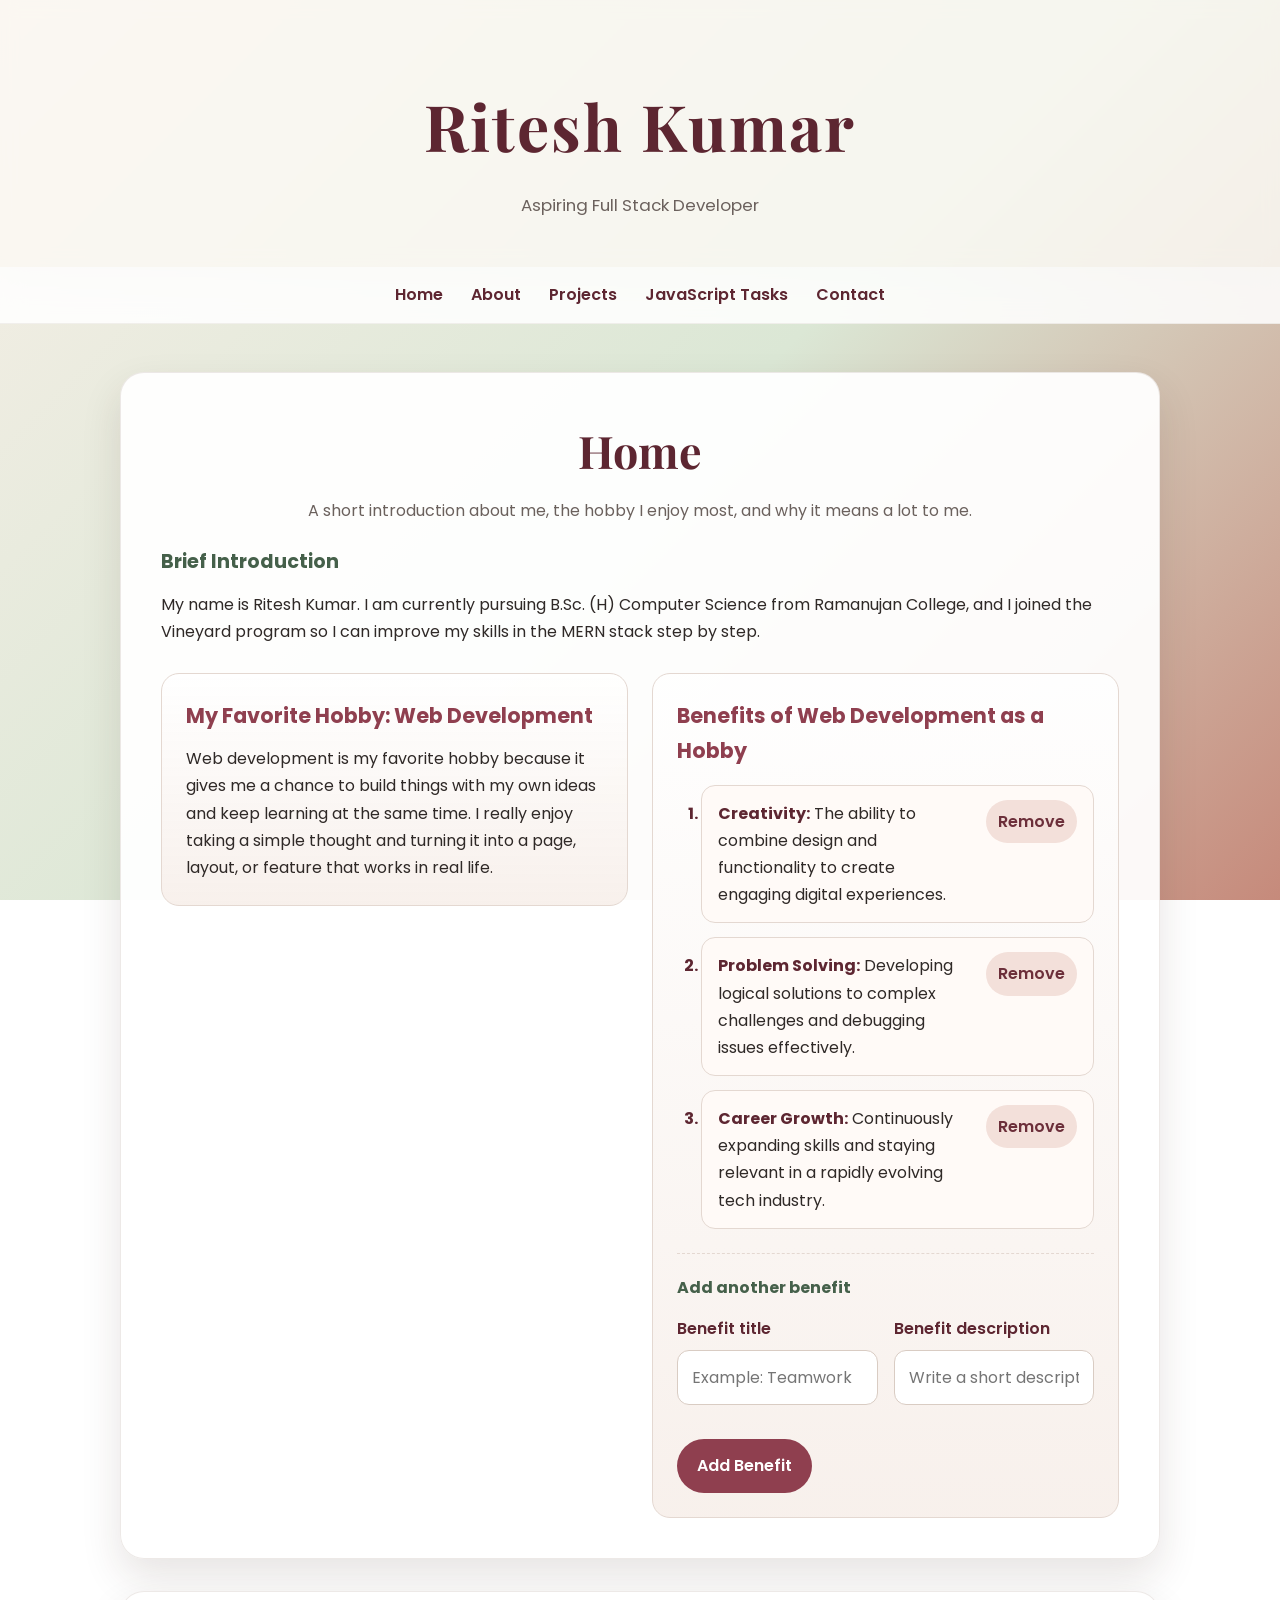
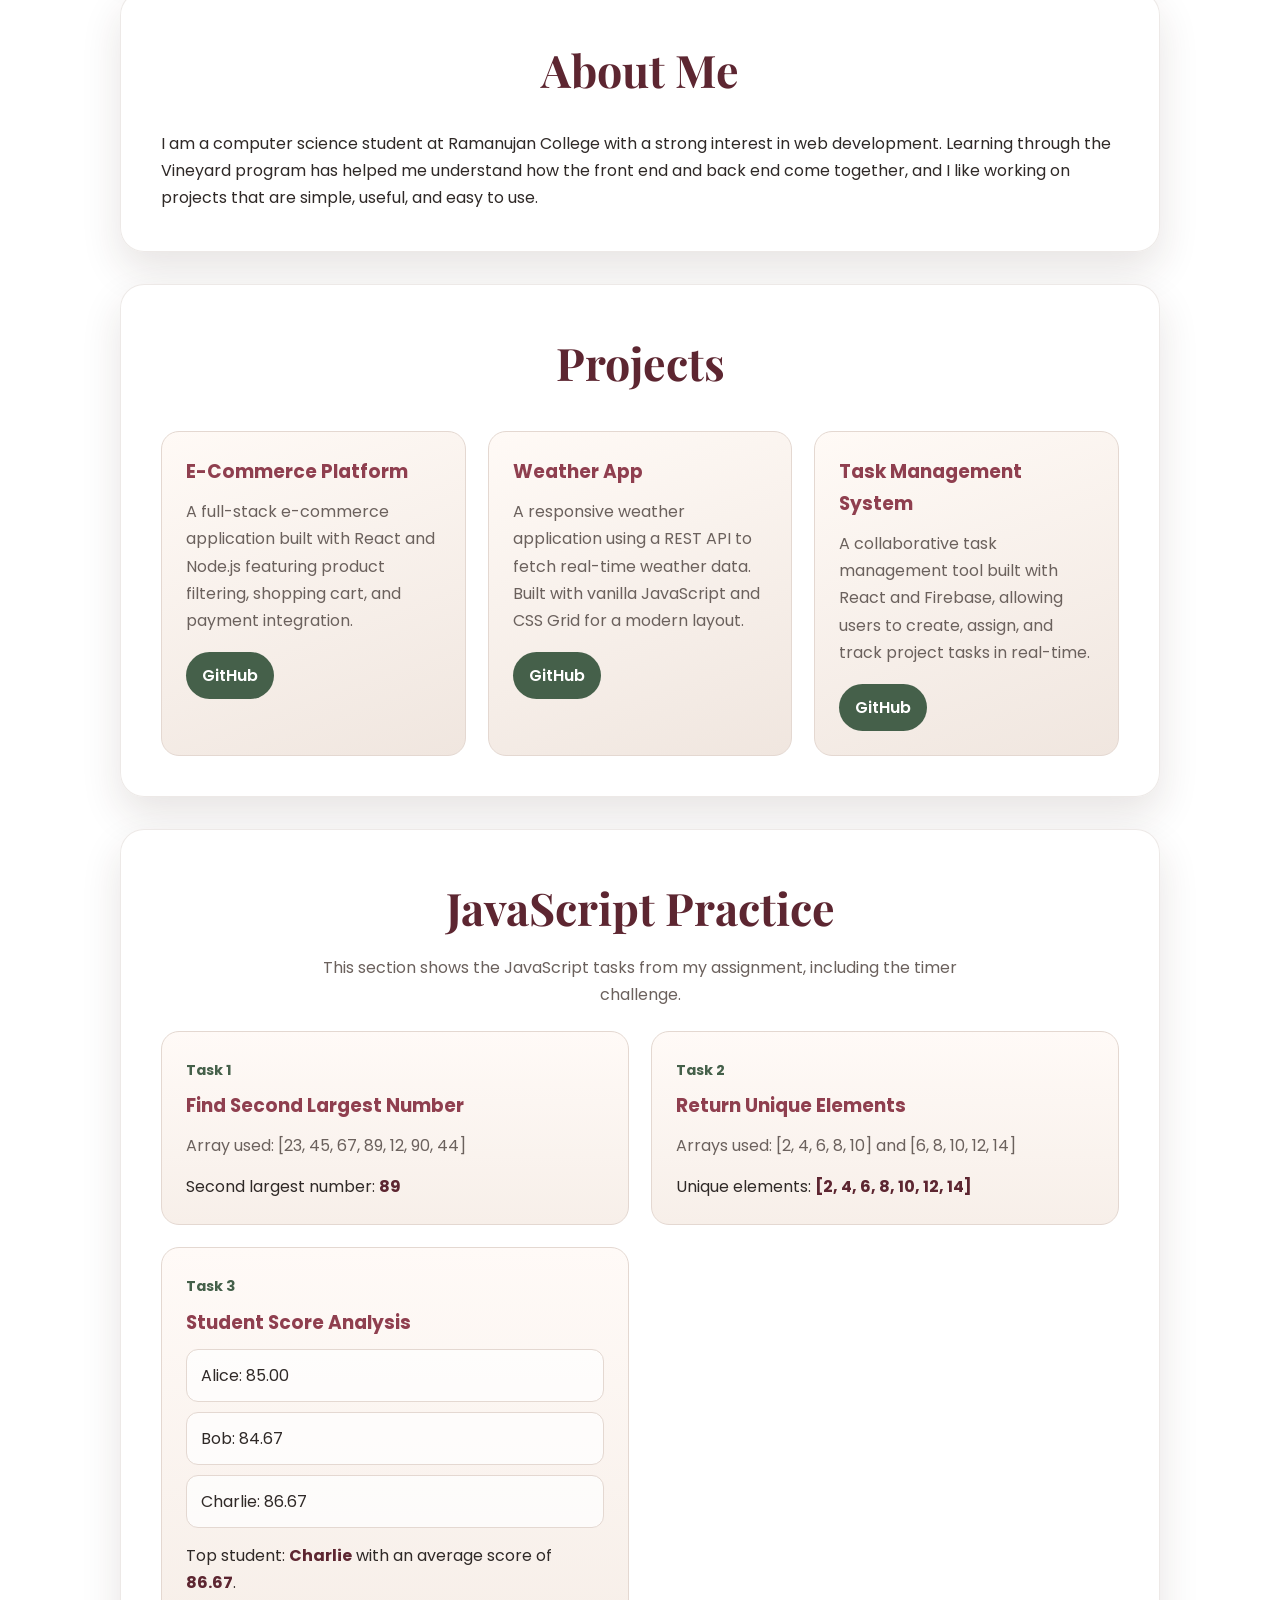
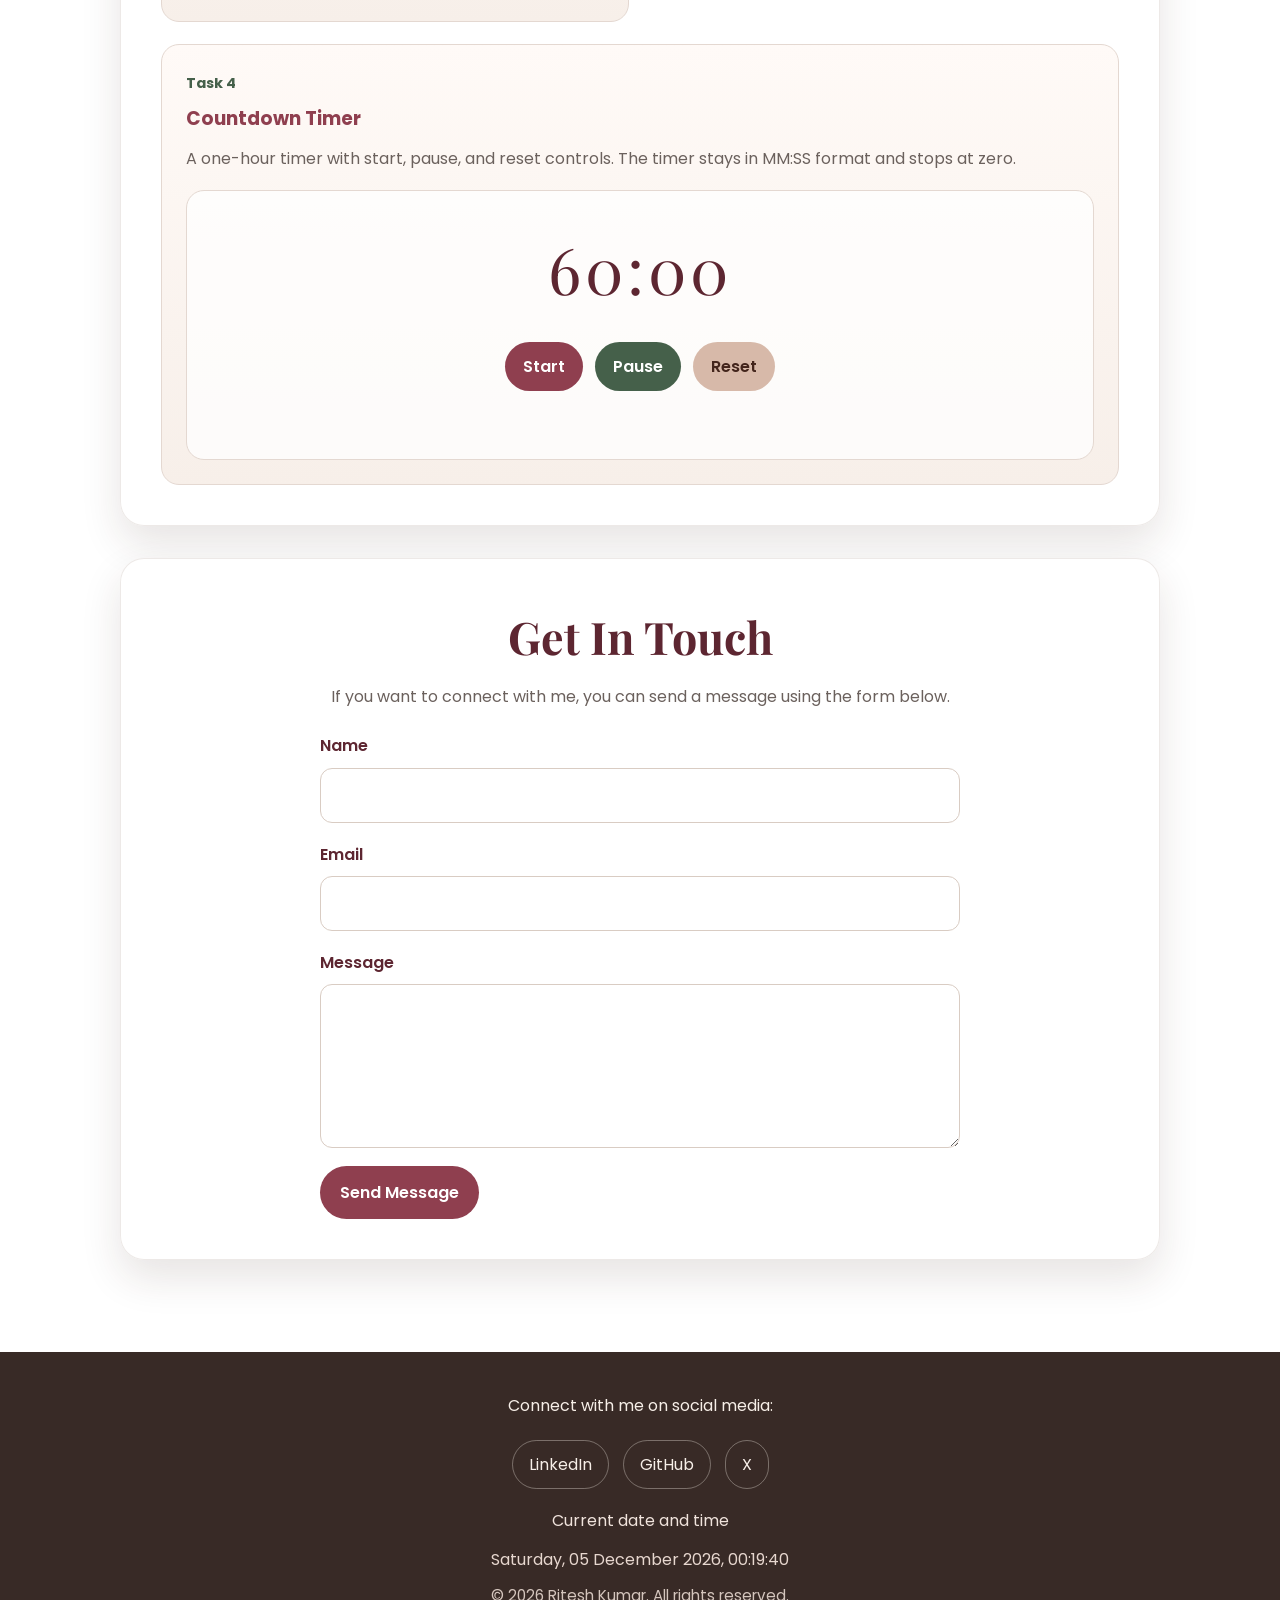
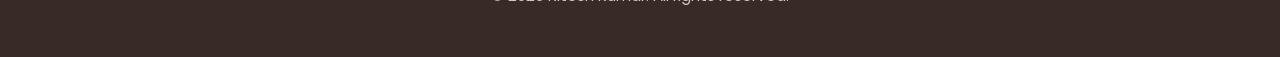
<file: vineyard-assignment-3-main/index.html>
<!DOCTYPE html>
<html lang="en">
<head>
    <meta charset="UTF-8">
    <meta name="viewport" content="width=device-width, initial-scale=1.0">
    <title>My Portfolio</title>
    <link rel="stylesheet" href="style.css">
    <link href="https://fonts.googleapis.com/css2?family=Poppins:wght@400;600;700&family=Playfair+Display:wght@700&display=swap" rel="stylesheet">
</head>
<body>
    <header class="header">
        <div class="container">
            <h1 class="header-title">Ritesh Kumar</h1>
            <p class="header-tagline">Aspiring Full Stack Developer</p>
        </div>
    </header>

    <nav class="navbar">
        <div class="container">
            <ul class="nav-links">
                <li><a href="#home">Home</a></li>
                <li><a href="#about">About</a></li>
                <li><a href="#projects">Projects</a></li>
                <li><a href="#javascript-tasks">JavaScript Tasks</a></li>
                <li><a href="#contact">Contact</a></li>
            </ul>
        </div>
    </nav>

    <main class="container page-main">
        <section id="home" class="panel home-section" aria-labelledby="home-title">
            <div class="section-heading">
                <h2 id="home-title">Home</h2>
                <p class="section-kicker">A short introduction about me, the hobby I enjoy most, and why it means a lot to me.</p>
            </div>

            <h3 class="section-subheading">Brief Introduction</h3>
            <p>My name is Ritesh Kumar. I am currently pursuing B.Sc. (H) Computer Science from Ramanujan College, and I joined the Vineyard program so I can improve my skills in the MERN stack step by step.</p>

            <div class="home-layout">
                <article class="info-card" aria-labelledby="hobby-title">
                    <h3 id="hobby-title">My Favorite Hobby: Web Development</h3>
                    <p>Web development is my favorite hobby because it gives me a chance to build things with my own ideas and keep learning at the same time. I really enjoy taking a simple thought and turning it into a page, layout, or feature that works in real life.</p>
                </article>

                <article class="info-card" aria-labelledby="benefits-title">
                    <h3 id="benefits-title">Benefits of Web Development as a Hobby</h3>
                    <ol id="benefits-list" class="benefits-list">
                        <li class="benefit-item">
                            <div class="benefit-shell">
                                <span class="benefit-copy"><strong>Creativity:</strong> The ability to combine design and functionality to create engaging digital experiences.</span>
                                <button type="button" class="delete-btn" aria-label="Remove Creativity benefit">Remove</button>
                            </div>
                        </li>
                        <li class="benefit-item">
                            <div class="benefit-shell">
                                <span class="benefit-copy"><strong>Problem Solving:</strong> Developing logical solutions to complex challenges and debugging issues effectively.</span>
                                <button type="button" class="delete-btn" aria-label="Remove Problem Solving benefit">Remove</button>
                            </div>
                        </li>
                        <li class="benefit-item">
                            <div class="benefit-shell">
                                <span class="benefit-copy"><strong>Career Growth:</strong> Continuously expanding skills and staying relevant in a rapidly evolving tech industry.</span>
                                <button type="button" class="delete-btn" aria-label="Remove Career Growth benefit">Remove</button>
                            </div>
                        </li>
                    </ol>

                    <form id="benefit-form" class="benefit-form" aria-labelledby="benefit-form-title">
                        <h4 id="benefit-form-title">Add another benefit</h4>
                        <div class="benefit-form-grid">
                            <div class="form-group">
                                <label for="benefit-title">Benefit title</label>
                                <input type="text" id="benefit-title" name="benefitTitle" placeholder="Example: Teamwork" required>
                            </div>
                            <div class="form-group">
                                <label for="benefit-description">Benefit description</label>
                                <input type="text" id="benefit-description" name="benefitDescription" placeholder="Write a short description" required>
                            </div>
                        </div>
                        <button type="submit" class="submit-btn benefit-btn">Add Benefit</button>
                    </form>
                </article>
            </div>
        </section>

        <section id="about" class="panel about-section" aria-labelledby="about-title">
            <div class="section-heading">
                <h2 id="about-title">About Me</h2>
            </div>
            <p>I am a computer science student at Ramanujan College with a strong interest in web development. Learning through the Vineyard program has helped me understand how the front end and back end come together, and I like working on projects that are simple, useful, and easy to use.</p>
        </section>

        <section id="projects" class="panel projects-section" aria-labelledby="projects-title">
            <div class="section-heading">
                <h2 id="projects-title">Projects</h2>
            </div>
            <div class="projects-grid">
                <article class="project-card">
                    <h3>E-Commerce Platform</h3>
                    <p>A full-stack e-commerce application built with React and Node.js featuring product filtering, shopping cart, and payment integration.</p>
                    <div class="project-links">
                        <a href="https://github.com/noob-warrior" target="_blank" rel="noopener noreferrer">GitHub</a>
                    </div>
                </article>

                <article class="project-card">
                    <h3>Weather App</h3>
                    <p>A responsive weather application using a REST API to fetch real-time weather data. Built with vanilla JavaScript and CSS Grid for a modern layout.</p>
                    <div class="project-links">
                        <a href="https://github.com/noob-warrior" target="_blank" rel="noopener noreferrer">GitHub</a>
                    </div>
                </article>

                <article class="project-card">
                    <h3>Task Management System</h3>
                    <p>A collaborative task management tool built with React and Firebase, allowing users to create, assign, and track project tasks in real-time.</p>
                    <div class="project-links">
                        <a href="https://github.com" target="_blank" rel="noopener noreferrer">GitHub</a>
                    </div>
                </article>
            </div>
        </section>

        <section id="javascript-tasks" class="panel js-section" aria-labelledby="js-title">
            <div class="section-heading">
                <h2 id="js-title">JavaScript Practice</h2>
                <p class="section-kicker">This section shows the JavaScript tasks from my assignment, including the timer challenge.</p>
            </div>

            <div class="task-grid">
                <article class="task-card" aria-labelledby="task-one-title">
                    <p class="task-label">Task 1</p>
                    <h3 id="task-one-title">Find Second Largest Number</h3>
                    <p class="task-note">Array used: [23, 45, 67, 89, 12, 90, 44]</p>
                    <p class="task-output">Second largest number: <strong id="second-largest-output"></strong></p>
                </article>

                <article class="task-card" aria-labelledby="task-two-title">
                    <p class="task-label">Task 2</p>
                    <h3 id="task-two-title">Return Unique Elements</h3>
                    <p class="task-note">Arrays used: [2, 4, 6, 8, 10] and [6, 8, 10, 12, 14]</p>
                    <p class="task-output">Unique elements: <strong id="unique-elements-output"></strong></p>
                </article>

                <article class="task-card" aria-labelledby="task-three-title">
                    <p class="task-label">Task 3</p>
                    <h3 id="task-three-title">Student Score Analysis</h3>
                    <ul id="student-average-list" class="result-list"></ul>
                    <p id="top-student-output" class="task-output"></p>
                </article>

                <article class="task-card timer-card" aria-labelledby="task-four-title">
                    <p class="task-label">Task 4</p>
                    <h3 id="task-four-title">Countdown Timer</h3>
                    <p class="task-note">A one-hour timer with start, pause, and reset controls. The timer stays in MM:SS format and stops at zero.</p>

                    <div class="timer-box">
                        <p id="timer-display" class="timer-display" aria-live="polite">60:00</p>
                        <div class="timer-controls">
                            <button type="button" class="timer-btn" id="start-timer-btn">Start</button>
                            <button type="button" class="timer-btn timer-btn-alt" id="pause-timer-btn">Pause</button>
                            <button type="button" class="timer-btn timer-btn-light" id="reset-timer-btn">Reset</button>
                        </div>
                        <p id="timer-message" class="timer-message" aria-live="polite"></p>
                    </div>
                </article>
            </div>
        </section>

        <section id="contact" class="panel contact-section" aria-labelledby="contact-title">
            <div class="section-heading">
                <h2 id="contact-title">Get In Touch</h2>
                <p class="contact-copy">If you want to connect with me, you can send a message using the form below.</p>
            </div>

            <form id="contact-form" class="contact-form">
                <div class="form-group">
                    <label for="name">Name</label>
                    <input type="text" id="name" name="name" required>
                </div>

                <div class="form-group">
                    <label for="email">Email</label>
                    <input type="email" id="email" name="email" required>
                </div>

                <div class="form-group">
                    <label for="message">Message</label>
                    <textarea id="message" name="message" rows="5" required></textarea>
                </div>

                <button type="submit" class="submit-btn">Send Message</button>
            </form>
        </section>
    </main>

    <footer class="footer">
        <div class="container footer-inner">
            <p>Connect with me on social media:</p>
            <div class="social-links">
                <a href="https://linkedin.com/in/ritesh-kumar-720854251" target="_blank" rel="noopener noreferrer" aria-label="LinkedIn">LinkedIn</a>
                <a href="https://github.com/noob-warrior" target="_blank" rel="noopener noreferrer" aria-label="GitHub">GitHub</a>
                <a href="https://x.com/RiteshKuma6112" target="_blank" rel="noopener noreferrer" aria-label="X">X</a>
            </div>
            <p class="footer-time-label">Current date and time</p>
            <p id="footer-time" class="footer-time" aria-live="polite"></p>
            <p class="copyright">&copy; 2026 Ritesh Kumar. All rights reserved.</p>
        </div>
    </footer>

    <script src="script.js"></script>
</body>
</html>
</file>
<file: vineyard-assignment-3-main/style.css>
:root {
    --page-bg: linear-gradient(135deg, #f7efe7 0%, #dbe7d5 52%, #c68a7b 100%);
    --panel-bg: rgba(255, 255, 255, 0.94);
    --panel-border: rgba(107, 76, 59, 0.12);
    --text: #2f2927;
    --muted: #6b615d;
    --accent: #8f3f4f;
    --accent-dark: #5d2631;
    --accent-soft: #f3e0da;
    --secondary: #45604a;
    --line: #e4d8d1;
    --shadow: 0 18px 40px rgba(61, 37, 28, 0.12);
}

* {
    margin: 0;
    padding: 0;
    box-sizing: border-box;
}

html {
    scroll-behavior: smooth;
}

body {
    font-family: "Poppins", sans-serif;
    background: var(--page-bg);
    background-attachment: fixed;
    color: var(--text);
    line-height: 1.7;
}

a {
    color: inherit;
}

.container {
    width: min(100%, 1040px);
    margin: 0 auto;
    padding: 0 20px;
}

.header {
    padding: 72px 0 48px;
    text-align: center;
    background: rgba(252, 249, 245, 0.82);
    backdrop-filter: blur(8px);
    box-shadow: 0 10px 30px rgba(61, 37, 28, 0.08);
}

.header-title {
    font-family: "Playfair Display", serif;
    font-size: clamp(2.4rem, 6vw, 4rem);
    color: var(--accent-dark);
    letter-spacing: 0.03em;
    margin-bottom: 10px;
}

.header-tagline {
    color: var(--muted);
    font-size: 1.05rem;
}

.navbar {
    position: sticky;
    top: 0;
    z-index: 10;
    background: rgba(255, 255, 255, 0.86);
    backdrop-filter: blur(12px);
    border-bottom: 1px solid rgba(107, 76, 59, 0.08);
}

.navbar .container {
    padding-top: 14px;
    padding-bottom: 14px;
}

.nav-links {
    list-style: none;
    display: flex;
    justify-content: center;
    gap: 28px;
    flex-wrap: wrap;
}

.nav-links a {
    text-decoration: none;
    font-weight: 600;
    color: var(--accent-dark);
    padding-bottom: 4px;
    border-bottom: 2px solid transparent;
    transition: color 0.2s ease, border-color 0.2s ease;
}

.nav-links a:hover,
.nav-links a:focus-visible {
    color: var(--secondary);
    border-color: var(--secondary);
    outline: none;
}

.page-main {
    padding: 48px 0 60px;
}

.panel {
    background: var(--panel-bg);
    border: 1px solid var(--panel-border);
    border-radius: 24px;
    padding: 40px;
    margin-bottom: 32px;
    box-shadow: var(--shadow);
}

.section-heading {
    margin-bottom: 22px;
}

.section-heading h2 {
    font-family: "Playfair Display", serif;
    font-size: clamp(2rem, 4vw, 2.8rem);
    color: var(--accent-dark);
    text-align: center;
    margin-bottom: 8px;
}

.section-kicker,
.contact-copy {
    max-width: 680px;
    margin: 0 auto;
    text-align: center;
    color: var(--muted);
}

.section-subheading {
    font-size: 1.2rem;
    color: var(--secondary);
    margin-bottom: 12px;
}

.home-layout {
    display: grid;
    grid-template-columns: repeat(2, minmax(0, 1fr));
    gap: 24px;
    margin-top: 28px;
    align-items: start;
}

.info-card {
    background: linear-gradient(180deg, rgba(255, 255, 255, 0.82), rgba(247, 239, 234, 0.92));
    border: 1px solid var(--line);
    border-radius: 18px;
    padding: 24px;
}

.info-card h3 {
    font-size: 1.3rem;
    color: var(--accent);
    margin-bottom: 12px;
}

.benefits-list {
    margin: 16px 0 0 24px;
}

.benefit-item {
    margin-bottom: 14px;
}

.benefit-item::marker {
    font-weight: 700;
    color: var(--accent-dark);
}

.benefit-shell {
    display: flex;
    justify-content: space-between;
    align-items: flex-start;
    gap: 16px;
    padding: 14px 16px;
    border: 1px solid var(--line);
    border-radius: 14px;
    background: #fffaf7;
}

.benefit-copy {
    color: var(--text);
}

.benefit-copy strong {
    color: var(--accent-dark);
}

.delete-btn {
    border: none;
    background: var(--accent-soft);
    color: #6c2f3a;
    padding: 8px 12px;
    border-radius: 999px;
    font: inherit;
    font-weight: 600;
    cursor: pointer;
    white-space: nowrap;
    transition: background 0.2s ease, transform 0.2s ease;
}

.delete-btn:hover,
.delete-btn:focus-visible {
    background: #eac7c0;
    transform: translateY(-1px);
    outline: none;
}

.benefit-form {
    margin-top: 24px;
    padding-top: 20px;
    border-top: 1px dashed var(--line);
}

.benefit-form h4 {
    font-size: 1rem;
    color: var(--secondary);
    margin-bottom: 14px;
}

.benefit-form-grid {
    display: grid;
    grid-template-columns: repeat(2, minmax(0, 1fr));
    gap: 16px;
}

.projects-grid {
    display: grid;
    grid-template-columns: repeat(auto-fit, minmax(240px, 1fr));
    gap: 22px;
    margin-top: 30px;
}

.project-card {
    background: linear-gradient(160deg, #fffaf6 0%, #f0e6df 100%);
    border: 1px solid var(--line);
    border-radius: 18px;
    padding: 24px;
}

.project-card h3 {
    color: var(--accent);
    margin-bottom: 10px;
}

.project-card p {
    color: var(--muted);
    margin-bottom: 18px;
}

.project-links a {
    display: inline-block;
    text-decoration: none;
    background: var(--secondary);
    color: #fff;
    padding: 10px 16px;
    border-radius: 999px;
    font-weight: 600;
    transition: background 0.2s ease;
}

.project-links a:hover,
.project-links a:focus-visible {
    background: #2f4736;
    outline: none;
}

.task-grid {
    display: grid;
    grid-template-columns: repeat(2, minmax(0, 1fr));
    gap: 22px;
}

.task-card {
    background: linear-gradient(180deg, #fffaf7 0%, #f7efe9 100%);
    border: 1px solid var(--line);
    border-radius: 18px;
    padding: 24px;
}

.task-label {
    display: inline-block;
    color: var(--secondary);
    font-weight: 700;
    font-size: 0.9rem;
    margin-bottom: 8px;
}

.task-card h3 {
    color: var(--accent);
    margin-bottom: 10px;
}

.task-note {
    color: var(--muted);
    margin-bottom: 14px;
}

.task-output {
    color: var(--text);
}

.task-output strong {
    color: var(--accent-dark);
}

.result-list {
    list-style: none;
    margin-bottom: 14px;
}

.result-list li {
    background: rgba(255, 255, 255, 0.74);
    border: 1px solid var(--line);
    border-radius: 12px;
    padding: 12px 14px;
    margin-bottom: 10px;
}

.timer-card {
    grid-column: 1 / -1;
}

.timer-box {
    background: rgba(255, 255, 255, 0.75);
    border: 1px solid var(--line);
    border-radius: 18px;
    padding: 24px;
    margin-top: 18px;
    text-align: center;
}

.timer-display {
    font-family: "Playfair Display", serif;
    font-size: clamp(2.4rem, 7vw, 4rem);
    color: var(--accent-dark);
    letter-spacing: 0.06em;
    margin-bottom: 18px;
}

.timer-controls {
    display: flex;
    justify-content: center;
    gap: 12px;
    flex-wrap: wrap;
}

.timer-btn {
    border: none;
    background: var(--accent);
    color: #fff;
    padding: 11px 18px;
    border-radius: 999px;
    font: inherit;
    font-weight: 600;
    cursor: pointer;
    transition: background 0.2s ease, transform 0.2s ease;
}

.timer-btn:hover,
.timer-btn:focus-visible {
    background: var(--accent-dark);
    transform: translateY(-1px);
    outline: none;
}

.timer-btn-alt {
    background: var(--secondary);
}

.timer-btn-alt:hover,
.timer-btn-alt:focus-visible {
    background: #2f4736;
}

.timer-btn-light {
    background: #d7b9a9;
    color: #43251c;
}

.timer-btn-light:hover,
.timer-btn-light:focus-visible {
    background: #c89f8b;
}

.timer-message {
    min-height: 28px;
    margin-top: 16px;
    color: var(--accent-dark);
    font-weight: 600;
}

.contact-form {
    max-width: 640px;
    margin: 0 auto;
}

.form-group {
    display: flex;
    flex-direction: column;
    gap: 8px;
    margin-bottom: 18px;
}

.form-group label {
    font-weight: 600;
    color: var(--accent-dark);
}

.form-group input,
.form-group textarea {
    border: 1px solid #d9ccc3;
    border-radius: 12px;
    padding: 13px 14px;
    font: inherit;
    color: var(--text);
    background: #fff;
    transition: border-color 0.2s ease, box-shadow 0.2s ease;
}

.form-group input:focus,
.form-group textarea:focus {
    outline: none;
    border-color: var(--accent);
    box-shadow: 0 0 0 4px rgba(143, 63, 79, 0.12);
}

.form-group textarea {
    min-height: 140px;
    resize: vertical;
}

.submit-btn {
    border: none;
    background: var(--accent);
    color: #fff;
    padding: 13px 20px;
    border-radius: 999px;
    font: inherit;
    font-weight: 600;
    cursor: pointer;
    transition: background 0.2s ease, transform 0.2s ease, box-shadow 0.2s ease;
}

.submit-btn:hover,
.submit-btn:focus-visible {
    background: var(--accent-dark);
    transform: translateY(-1px);
    box-shadow: 0 12px 22px rgba(93, 38, 49, 0.18);
    outline: none;
}

.benefit-btn {
    margin-top: 16px;
}

.footer {
    background: rgba(40, 24, 20, 0.92);
    color: #f7efe8;
    padding: 40px 0 48px;
}

.footer-inner {
    text-align: center;
}

.social-links {
    display: flex;
    justify-content: center;
    gap: 14px;
    flex-wrap: wrap;
    margin: 20px 0 18px;
}

.social-links a {
    text-decoration: none;
    color: #f7efe8;
    border: 1px solid rgba(247, 239, 232, 0.35);
    padding: 10px 16px;
    border-radius: 999px;
    transition: background 0.2s ease, border-color 0.2s ease;
}

.social-links a:hover,
.social-links a:focus-visible {
    background: rgba(247, 239, 232, 0.12);
    border-color: rgba(247, 239, 232, 0.7);
    outline: none;
}

.footer-time {
    color: #e7d7cf;
    margin-top: 12px;
}

.footer-time-label {
    color: #f0e3dc;
    margin-top: 12px;
}

.copyright {
    color: #d4c5bd;
    font-size: 0.95rem;
    margin-top: 10px;
}

@media (max-width: 768px) {
    .panel {
        padding: 30px 24px;
    }

    .home-layout,
    .benefit-form-grid,
    .task-grid {
        grid-template-columns: 1fr;
    }

    .benefit-shell {
        flex-direction: column;
    }
}

@media (max-width: 520px) {
    .header {
        padding: 56px 0 36px;
    }

    .navbar .container {
        padding-top: 12px;
        padding-bottom: 12px;
    }

    .nav-links {
        gap: 16px;
    }

    .page-main {
        padding: 32px 0 44px;
    }

    .panel {
        padding: 24px 18px;
        border-radius: 20px;
    }

    .social-links a,
    .submit-btn,
    .delete-btn,
    .timer-btn {
        width: 100%;
        text-align: center;
    }
}
</file>
